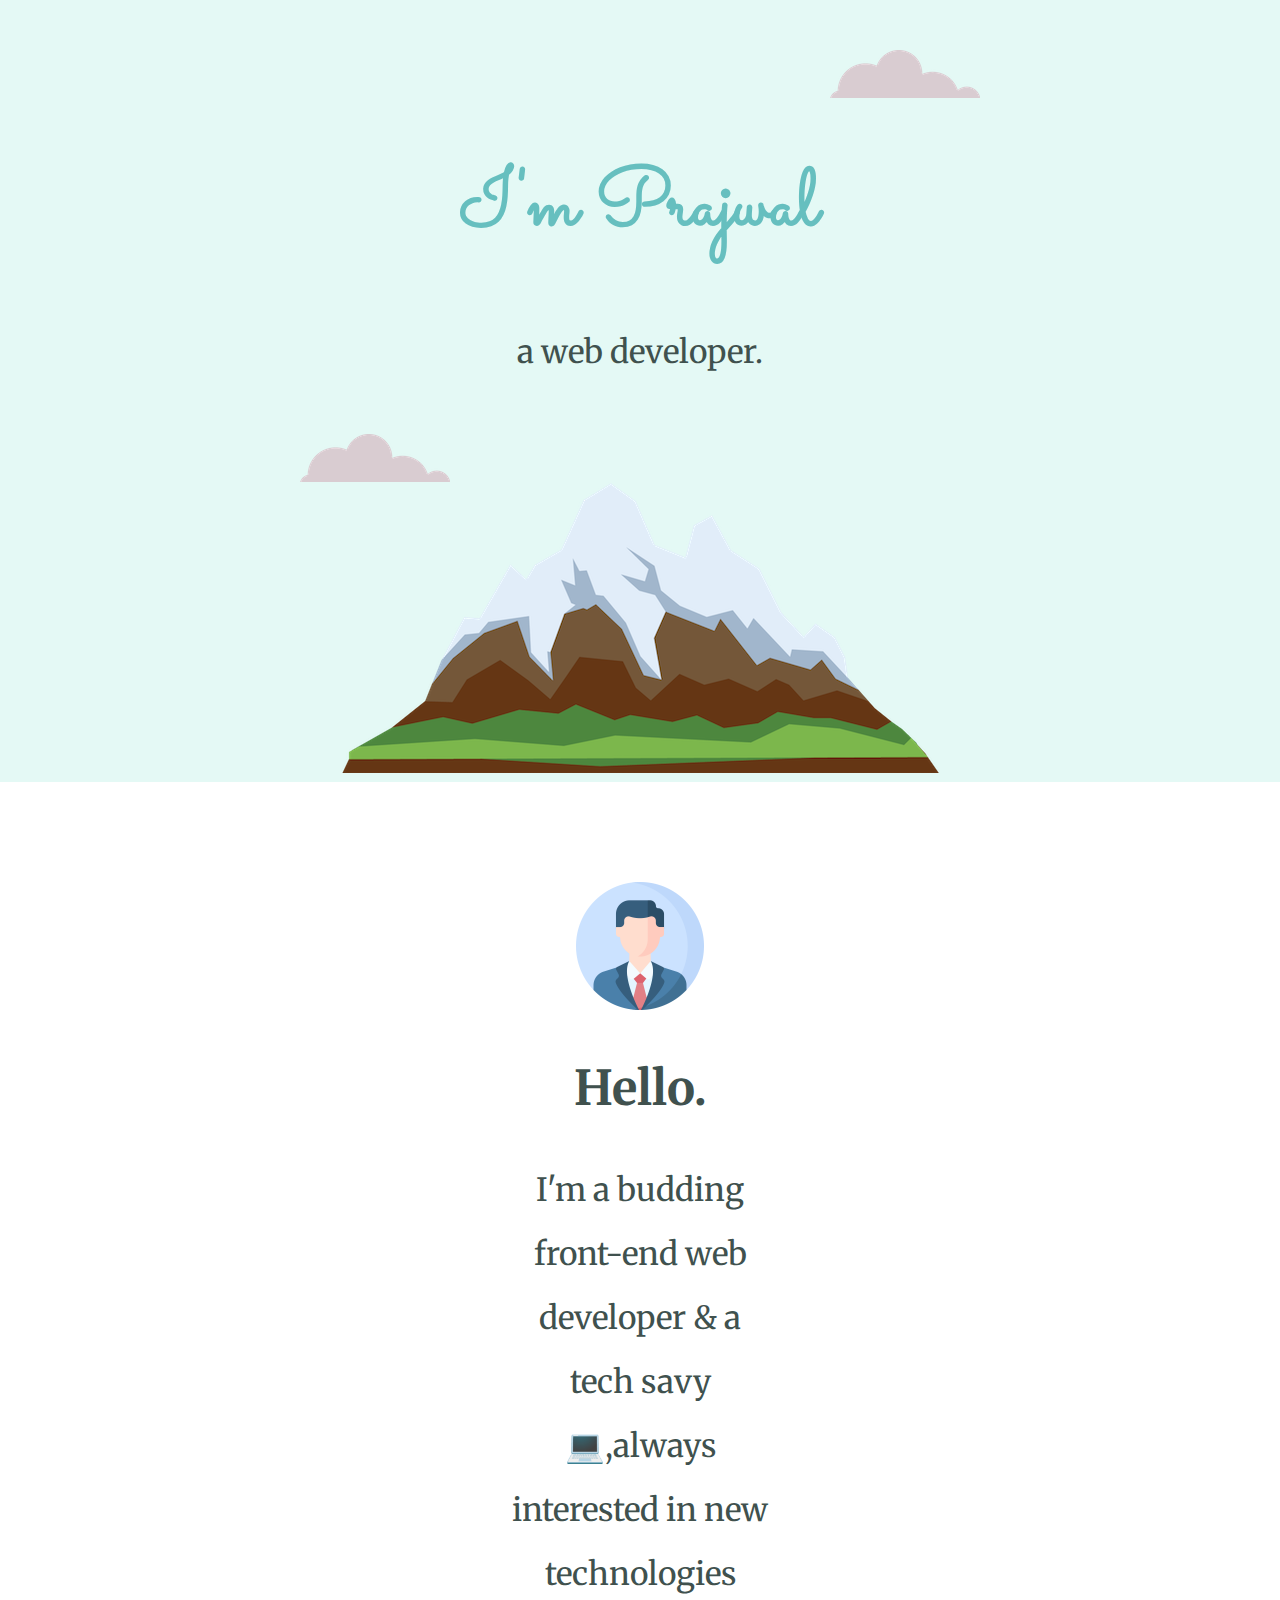
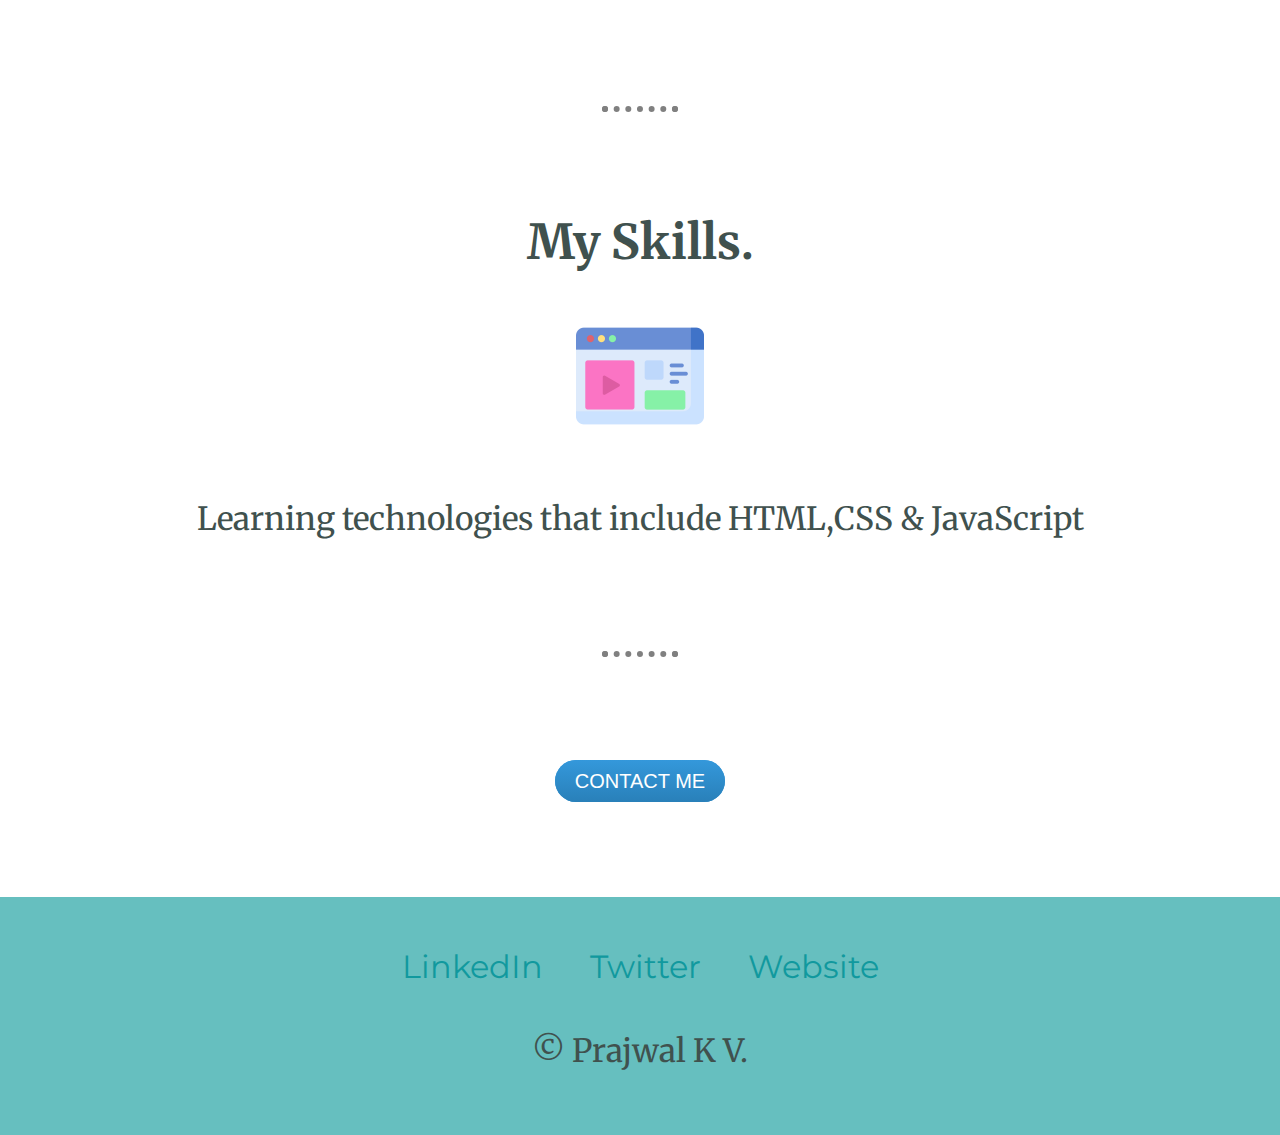
<file: index.html>
<!DOCTYPE html>
<html lang="en">
<head>
    <meta charset="UTF-8">
    <title>Prajwal.k.v</title>
    <link rel="stylesheet" href="styles/styles.css">
    <link rel="preconnect" href="https://fonts.googleapis.com">
<link rel="preconnect" href="https://fonts.gstatic.com" crossorigin>
<link href="https://fonts.googleapis.com/css2?family=Merriweather&family=Montserrat&family=Sacramento&display=swap" rel="stylesheet">
</head>
<body>
    <div class="top-container">
        <img class="top-cloud" src="images/cloud.png" alt="cloud-img">
        <h1>I'm Prajwal</h1>
        <p>a web developer.</p>
        <img class="bottom-cloud" src="images/cloud.png" alt="cloud-img">
        <img src="images/mountain.png" alt="mountain-img">
    </div>
    <div class="middle-container">
        <div class="profile">
          <img class="profile-img" src="images/profile.png" alt="men-img">
          <h2>Hello.</h2>
          <p class="para">I'm a budding front-end web developer & a tech savy💻,always interested in new technologies</p>
        </div>
        <hr>
        <div class="skills">
          <h2>My Skills.</h2>
          <div class="skill-row">
            <img class="code-img" src="images/front-end.png" alt="frontend-img">
            <h3></h3>
            <p>Learning technologies that include HTML,CSS & JavaScript</p>
          </div>
        </div>
        <hr>
        <div class="contact-me">
          <a class="btn" href="contact.html">CONTACT ME</a>
        </div>
      </div>
      
      
      <div class="bottom-container">
        <a class="footer-link" href="https://www.linkedin.com/">LinkedIn</a>
        <a class="footer-link" href="https://twitter.com/">Twitter</a>
        <a class="footer-link" href="https://www.appbrewery.co/">Website</a>
        <p>© Prajwal K V.</p>
      </div>
      
  
</body>
</html>
</file>
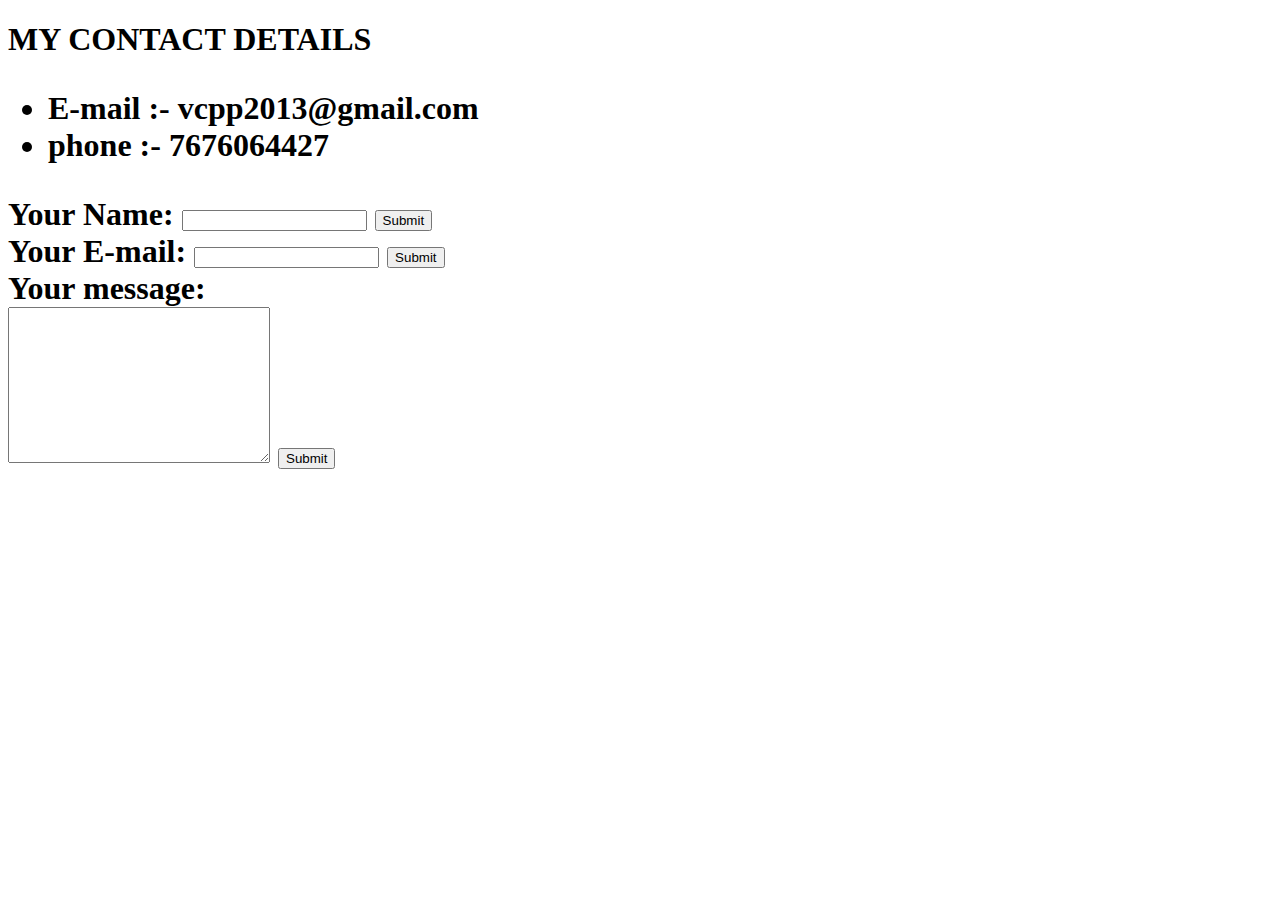
<file: contact.html>
<!DOCTYPE html>
<html lang="en">
<head>
    <meta charset="UTF-8">
    <title>Prajwal Contact Info</title>
</head>
<body>
    <h1>MY CONTACT DETAILS</h>
        <ul>
    <li>E-mail   :- vcpp2013@gmail.com</li>
    <li>phone    :- 7676064427</li>
   </ul>
   <form action="mailto:vcpp2013@gmail.com" method="post" enctype="text/plain">
    <label>Your Name:</label>
    <input type="text" name="your name">
    <input type="submit"><br>
    <label>Your E-mail:</label>
    <input type="text">
    <input type="submit" name="your email">
    <br>
    <label>Your message:</label>
    <br>
    <textarea rows="10" cols="30"></textarea>
    <input type="submit">
   </form> 
</body>
</html>
</file>
<file: styles/styles.css>
h1{
    color: #66BFBF;
    font-size: 5rem;
    margin-top: 50px;
    font-family: 'Sacramento', cursive;
}
body{
    font-size: 2rem;
    color: #40514E;
    margin:0px;
    text-align: center;
    font-family: 'Merriweather', serif;
}
.bottom-cloud{
    position: absolute;
    left:300px;
    bottom:300px;
}
.top-container{
  background-color: #E4F9F5;
  position: relative;
  padding-top: 100px;
}
.middle-container{
    padding:100px 0;
}
.bottom-container{
    background-color: #66BFBF;
    padding: 50px 0 20px;
}
.top-cloud{
    position:absolute;
    right:300px;
    top:50px;
}


.code-img{
    width: 10%;
}
.profile-img{
    width: 10%;
}
.para{
    width: 20%;
    margin:auto;
}
p{
    line-height: 2;
}
hr{
    border:dotted grey 6px;
    border-bottom: 0;
    width:5%;
    margin:100px auto;
}
a{
    color: #11999E;
    margin:10px 20px;
    font-family: 'Montserrat', sans-serif;
    font-size: 2rem;
    text-decoration: none;
}
a:hover{
    color:#EAF6F6;
}
.btn {
    background: #3498db;
    background-image: -webkit-linear-gradient(top, #3498db, #2980b9);
    background-image: -moz-linear-gradient(top, #3498db, #2980b9);
    background-image: -ms-linear-gradient(top, #3498db, #2980b9);
    background-image: -o-linear-gradient(top, #3498db, #2980b9);
    background-image: linear-gradient(to bottom, #3498db, #2980b9);
    -webkit-border-radius: 28;
    -moz-border-radius: 28;
    border-radius: 28px;
    font-family: Arial;
    color: #ffffff;
    font-size: 20px;
    padding: 10px 20px 10px 20px;
    text-decoration: none;
  }
  
  .btn:hover {
    background: #3cb0fd;
    background-image: -webkit-linear-gradient(top, #3cb0fd, #3498db);
    background-image: -moz-linear-gradient(top, #3cb0fd, #3498db);
    background-image: -ms-linear-gradient(top, #3cb0fd, #3498db);
    background-image: -o-linear-gradient(top, #3cb0fd, #3498db);
    background-image: linear-gradient(to bottom, #3cb0fd, #3498db);
    text-decoration: none;
  }
</file>
